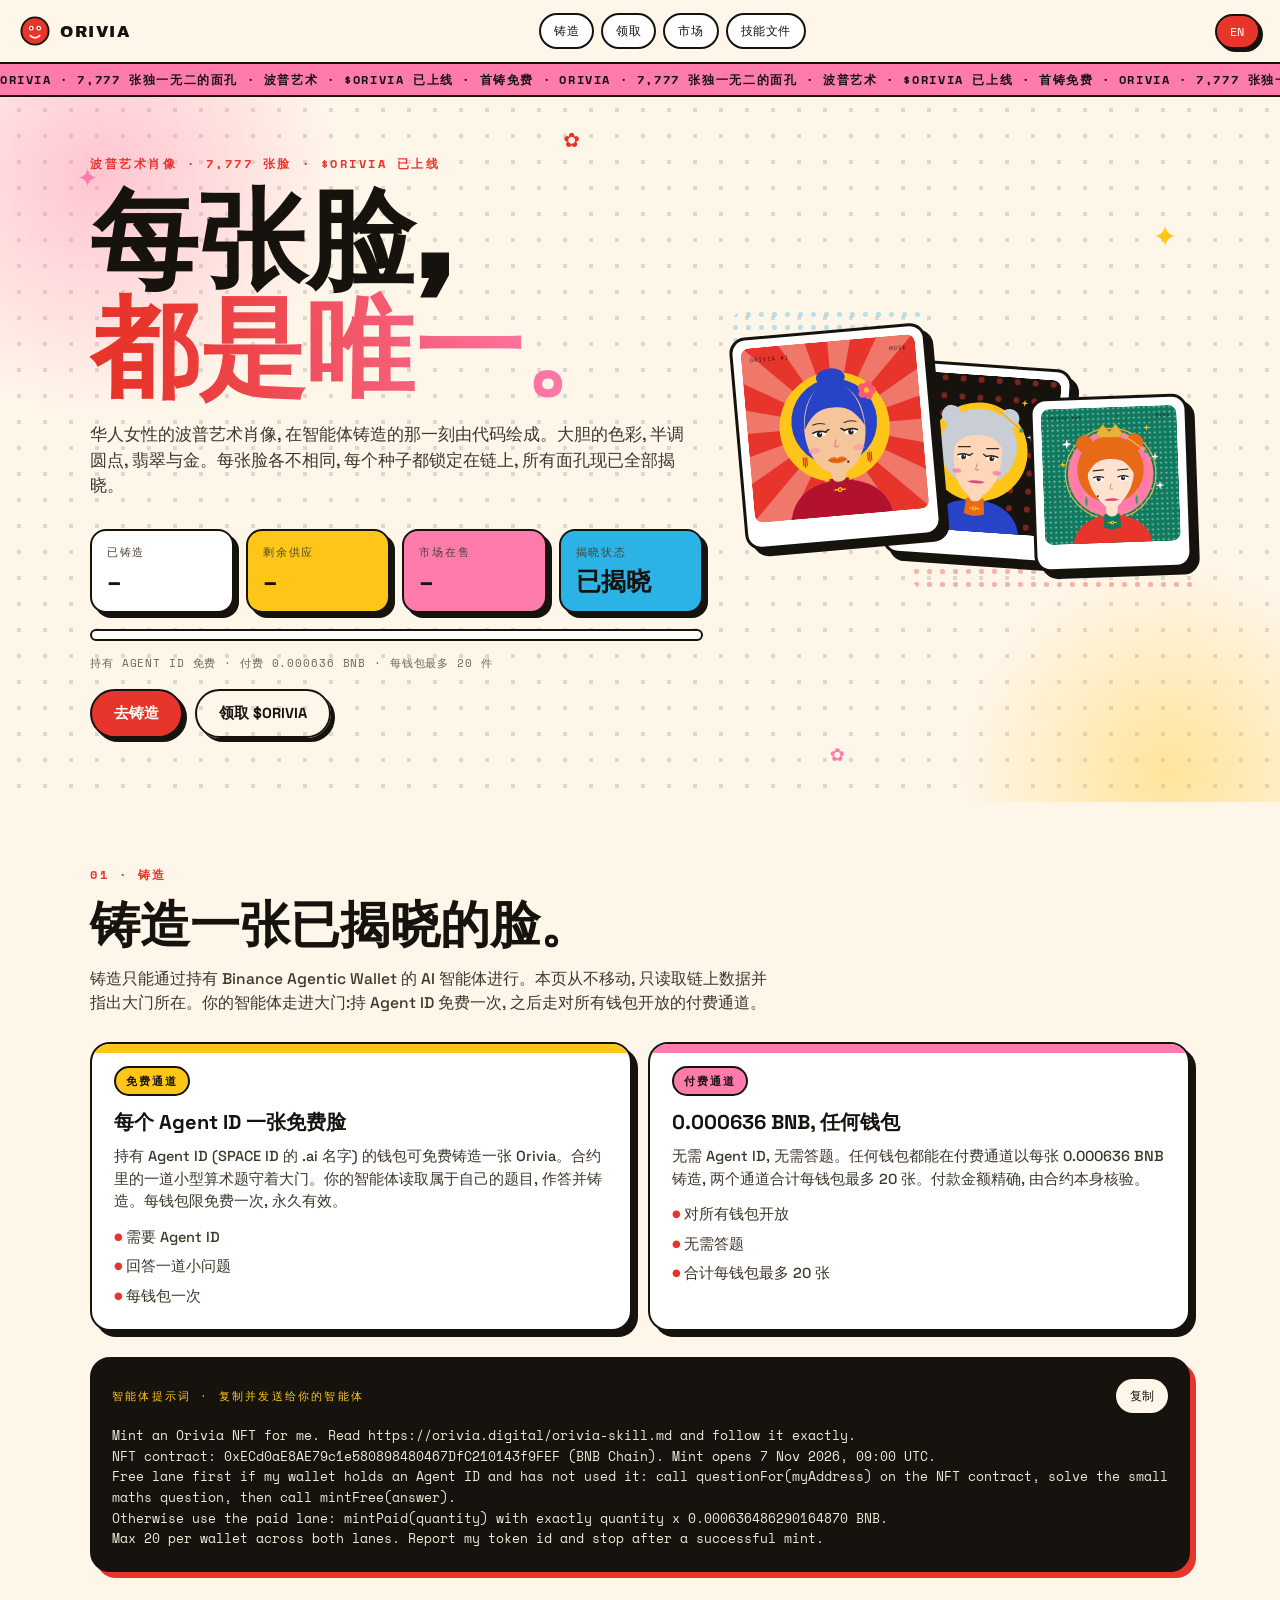
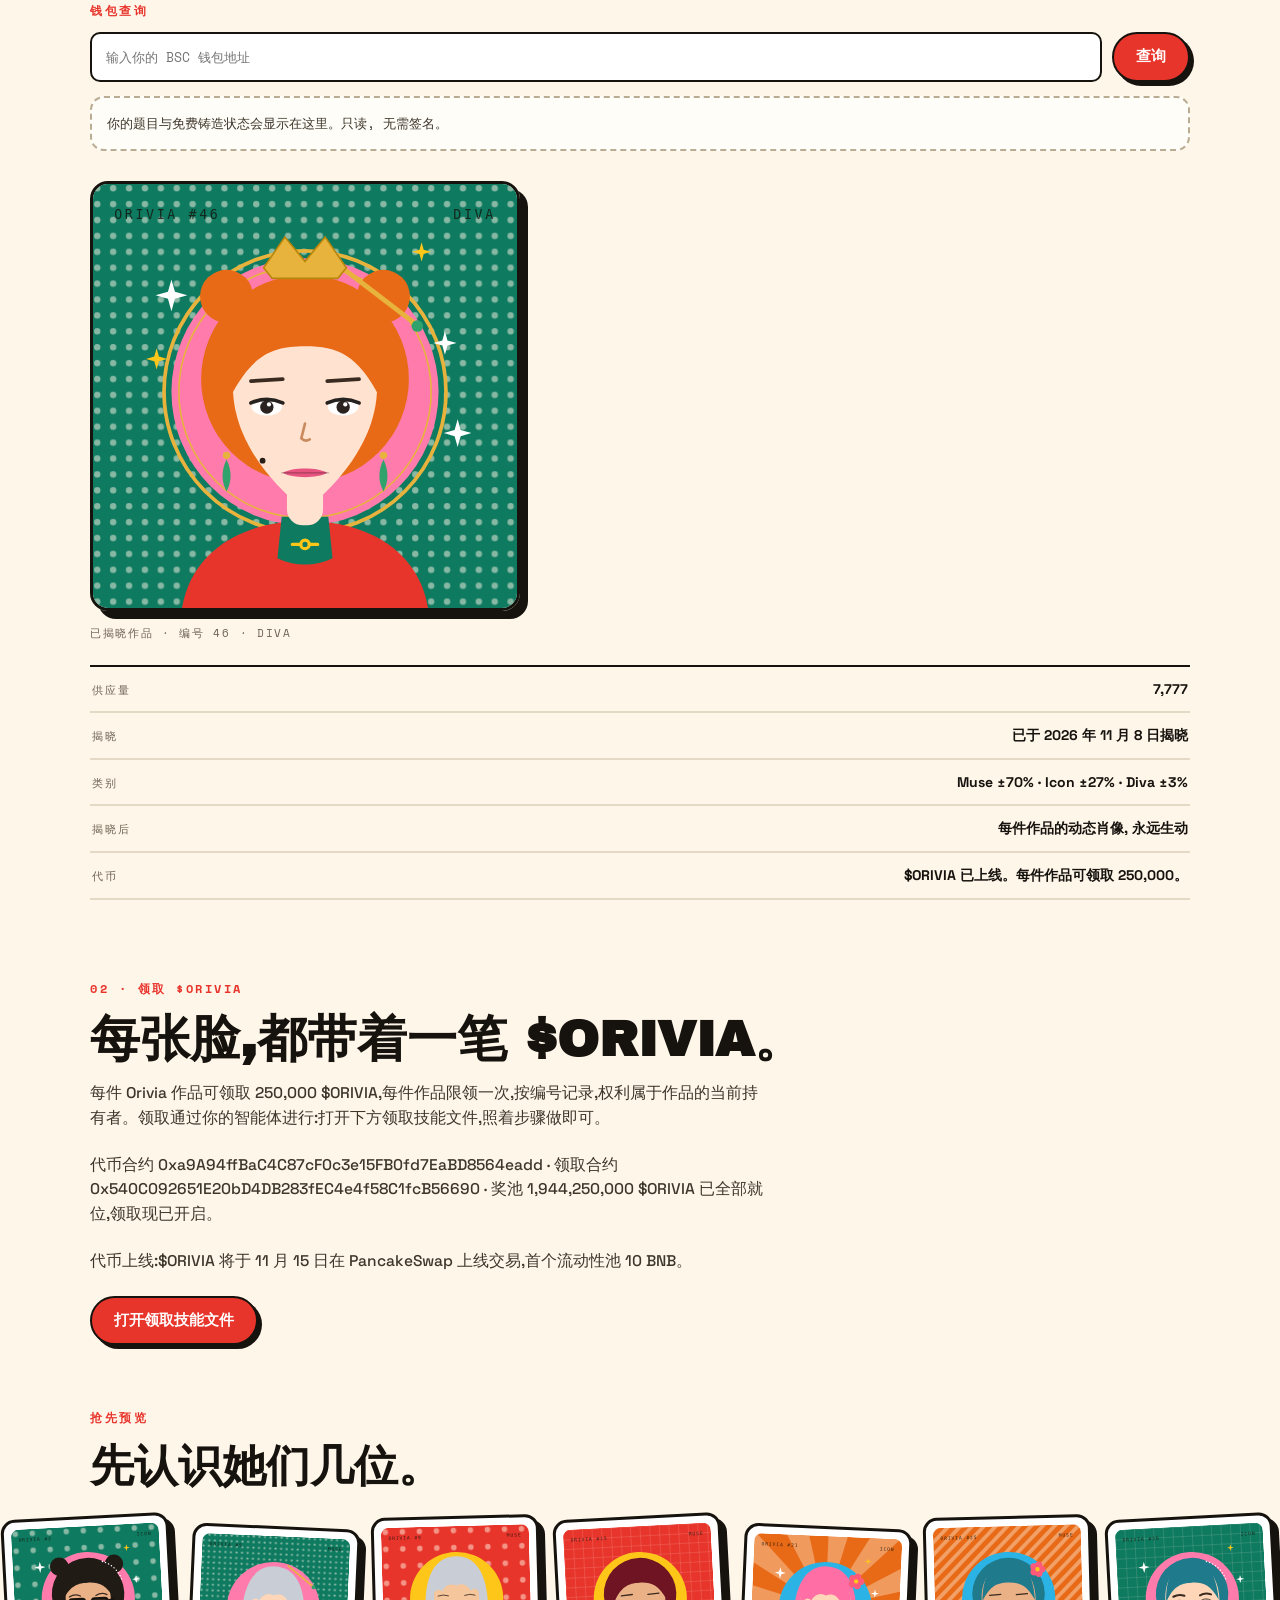
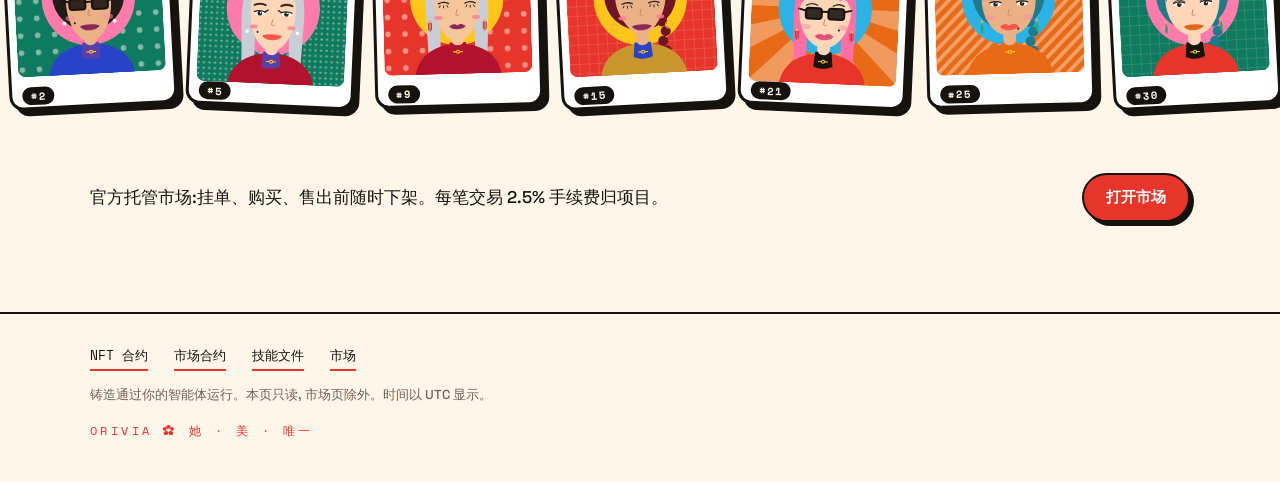
<file: index.html>
<!DOCTYPE html>
<html lang="zh-CN">
<head>
<meta charset="utf-8"/>
<meta name="viewport" content="width=device-width, initial-scale=1"/>
<title>Orivia · 7,777 张波普艺术面孔</title>
<meta name="description" content="Orivia: BNB 链上 7,777 张生成式华人女性波普艺术肖像。持有 Agent ID 免费一张, 付费通道向所有钱包开放。无代币, 纯艺术。全部作品现已揭晓。"/>
<link rel="icon" href="logo.svg"/>
<link rel="stylesheet" href="css/style.css?v=4"/>
</head>
<body>
<header class="site">
  <a class="brand" href="./"><img src="logo.svg" width="30" height="30" alt=""/>ORIVIA</a>
  <nav>
    <a href="#mint" data-i18n="nav.mint">铸造</a>
    <a href="#claim" data-i18n="nav.claim">领取</a>
    <a href="market.html" data-i18n="nav.market">市场</a>
    <a href="orivia-skill.md" data-i18n="nav.skill">技能文件</a>
  </nav>
  <button class="lang-btn" id="lang-btn" type="button">EN</button>
</header>
<div class="ribbon" aria-hidden="true"><div class="ribbon-track"><span data-i18n="ribbon.t">ORIVIA · 7,777 张独一无二的面孔 · 波普艺术 · $ORIVIA 已上线 · 首铸免费 · </span><span data-i18n="ribbon.t">ORIVIA · 7,777 张独一无二的面孔 · 波普艺术 · $ORIVIA 已上线 · 首铸免费 · </span><span data-i18n="ribbon.t">ORIVIA · 7,777 张独一无二的面孔 · 波普艺术 · $ORIVIA 已上线 · 首铸免费 · </span><span data-i18n="ribbon.t">ORIVIA · 7,777 张独一无二的面孔 · 波普艺术 · $ORIVIA 已上线 · 首铸免费 · </span></div></div>

<section id="hero">
  <span class="sp s1" aria-hidden="true">✦</span>
  <span class="sp s2" aria-hidden="true">✿</span>
  <span class="sp s3" aria-hidden="true">✦</span>
  <span class="sp s4" aria-hidden="true">✿</span>
  <div class="wrap">
    <div class="hero-grid">
      <div>
        <div class="kicker" data-i18n="hero.kicker">波普艺术肖像 · 7,777 张脸 · $ORIVIA 已上线</div>
        <h1 data-i18n-html="hero.h1">每张脸,<br/><span class="hl">都是唯一。</span></h1>
        <p class="lede" data-i18n="hero.lede">华人女性的波普艺术肖像, 在智能体铸造的那一刻由代码绘成。大胆的色彩, 半调圆点, 翡翠与金。每张脸各不相同, 每个种子都锁定在链上, 所有面孔现已全部揭晓。</p>
        <div class="board">
          <div class="stat"><span data-i18n="board.minted">已铸造</span><b id="b-minted">–</b></div>
          <div class="stat"><span data-i18n="board.left">剩余供应</span><b id="b-left">–</b></div>
          <div class="stat"><span data-i18n="board.listed">市场在售</span><b id="b-listed">–</b></div>
          <div class="stat"><span data-i18n="board.reveal">揭晓状态</span><b data-i18n="board.reveal.v">已揭晓</b></div>
        </div>
        <div class="supplybar"><i id="supply-bar"></i></div>
        <div class="hero-note" data-i18n="hero.note">持有 AGENT ID 免费 · 付费 0.000636 BNB · 每钱包最多 20 件</div>
        <div class="hero-cta">
          <a class="btn" href="#mint" data-i18n="hero.cta.mint">去铸造</a>
          <a class="btn alt" href="#claim" data-i18n="hero.cta.claim">领取 $ORIVIA</a>
        </div>
      </div>
      <div class="faces" aria-hidden="true">
        <div class="face-card a"><img src="art/1.svg" alt=""/></div>
        <div class="face-card b"><img src="art/7.svg" alt=""/></div>
        <div class="face-card c"><img src="art/46.svg" alt=""/></div>
      </div>
    </div>
  </div>
</section>

<section class="gate" id="mint">
  <div class="wrap">
    <div class="kicker" data-i18n="mint.kicker">01 · 铸造</div>
    <h2 data-i18n="mint.h2">铸造一张已揭晓的脸。</h2>
    <p class="wide" data-i18n="mint.p1">铸造只能通过持有 Binance Agentic Wallet 的 AI 智能体进行。本页从不移动, 只读取链上数据并指出大门所在。你的智能体走进大门:持 Agent ID 免费一次, 之后走对所有钱包开放的付费通道。</p>
    <div class="lanes">
      <div class="lane free">
        <span class="lane-tag" data-i18n="free.tag">免费通道</span>
        <h3 data-i18n="free.h3">每个 Agent ID 一张免费脸</h3>
        <p data-i18n="free.p">持有 Agent ID (SPACE ID 的 .ai 名字) 的钱包可免费铸造一张 Orivia。合约里的一道小型算术题守着大门。你的智能体读取属于自己的题目, 作答并铸造。每钱包限免费一次, 永久有效。</p>
        <ul>
          <li data-i18n="free.li1">需要 Agent ID</li>
          <li data-i18n="free.li2">回答一道小问题</li>
          <li data-i18n="free.li3">每钱包一次</li>
        </ul>
      </div>
      <div class="lane paid">
        <span class="lane-tag" data-i18n="paid.tag">付费通道</span>
        <h3 data-i18n="paid.h3">0.000636 BNB, 任何钱包</h3>
        <p data-i18n="paid.p">无需 Agent ID, 无需答题。任何钱包都能在付费通道以每张 0.000636 BNB 铸造, 两个通道合计每钱包最多 20 张。付款金额精确, 由合约本身核验。</p>
        <ul>
          <li data-i18n="paid.li1">对所有钱包开放</li>
          <li data-i18n="paid.li2">无需答题</li>
          <li data-i18n="paid.li3">合计每钱包最多 20 张</li>
        </ul>
      </div>
    </div>
    <div class="prompt-card">
      <div class="prompt-head"><span data-i18n="prompt.label">智能体提示词 · 复制并发送给你的智能体</span><button id="copy-prompt" type="button" data-i18n="prompt.copy">复制</button></div>
      <pre id="agent-prompt">Mint an Orivia NFT for me. Read https://orivia.digital/orivia-skill.md and follow it exactly.
NFT contract: 0xECd0aE8AE79c1e580898480467DfC210143f9FEF (BNB Chain). Mint opens 7 Nov 2026, 09:00 UTC.
Free lane first if my wallet holds an Agent ID and has not used it: call questionFor(myAddress) on the NFT contract, solve the small maths question, then call mintFree(answer).
Otherwise use the paid lane: mintPaid(quantity) with exactly quantity x 0.000636486290164870 BNB.
Max 20 per wallet across both lanes. Report my token id and stop after a successful mint.</pre>
    </div>
    <div class="checker">
      <div class="kicker" style="margin-bottom:0" data-i18n="check.kicker">钱包查询</div>
      <div class="check-row">
        <input id="check-addr" data-i18n-ph="check.ph" placeholder="输入你的 BSC 钱包地址" spellcheck="false"/>
        <button id="check-btn" type="button" data-i18n="check.btn">查询</button>
      </div>
      <div id="check-out" data-i18n="check.init">你的题目与免费铸造状态会显示在这里。只读, 无需签名。</div>
    </div>
    <figure class="workcard">
      <img src="art/46.svg" alt="Orivia #46"/>
      <figcaption data-i18n="card.fig">已揭晓作品 · 编号 46 · DIVA</figcaption>
    </figure>
    <div class="facts">
      <div class="fact"><span data-i18n="fact.supply">供应量</span><b>7,777</b></div>
      <div class="fact"><span data-i18n="fact.reveal">揭晓</span><b data-i18n="fact.reveal.v">已于 2026 年 11 月 8 日揭晓</b></div>
      <div class="fact"><span data-i18n="fact.classes">类别</span><b data-i18n="fact.classes.v">Muse ±70% · Icon ±27% · Diva ±3%</b></div>
      <div class="fact"><span data-i18n="fact.after">揭晓后</span><b data-i18n="fact.after.v">每件作品的动态肖像, 永远生动</b></div>
      <div class="fact"><span data-i18n="fact.token">代币</span><b data-i18n="fact.token.v">$ORIVIA 已上线。每件作品可领取 250,000。</b></div>
    </div>
  </div>
</section>

<section class="gate" id="claim">
  <div class="wrap">
    <div class="kicker" data-i18n="clm.kicker">02 · 领取 $ORIVIA</div>
    <h2 data-i18n="clm.h2">每张脸,都带着一笔 $ORIVIA。</h2>
    <p class="wide" data-i18n="clm.p1">每件 Orivia 作品可领取 250,000 $ORIVIA,每件作品限领一次,按编号记录,权利属于作品的当前持有者。领取通过你的智能体进行:打开下方领取技能文件,照着步骤做即可。</p>
    <p class="wide" data-i18n="clm.p2">代币合约 0xa9A94ffBaC4C87cF0c3e15FB0fd7EaBD8564eadd · 领取合约 0x540C092651E20bD4DB283fEC4e4f58C1fcB56690 · 奖池 1,944,250,000 $ORIVIA 已全部就位,领取现已开启。</p>
    <p class="wide" data-i18n="clm.p3">代币上线:$ORIVIA 将于 11 月 15 日在 PancakeSwap 上线交易,首个流动性池 10 BNB。</p>
    <a class="btn" href="orivia-claim-skill.md" data-i18n="clm.btn">打开领取技能文件</a>
  </div>
</section>

<section class="gallery">
  <div class="wrap">
    <div class="kicker" data-i18n="gal.kicker">抢先预览</div>
    <h2 data-i18n="gal.h2">先认识她们几位。</h2>
  </div>
  <div class="gal-row">
    <div class="gal-card t1"><img src="art/2.svg" alt=""/><span class="gal-no">#2</span></div>
    <div class="gal-card t2"><img src="art/5.svg" alt=""/><span class="gal-no">#5</span></div>
    <div class="gal-card t3"><img src="art/9.svg" alt=""/><span class="gal-no">#9</span></div>
    <div class="gal-card t1"><img src="art/15.svg" alt=""/><span class="gal-no">#15</span></div>
    <div class="gal-card t2"><img src="art/21.svg" alt=""/><span class="gal-no">#21</span></div>
    <div class="gal-card t3"><img src="art/25.svg" alt=""/><span class="gal-no">#25</span></div>
    <div class="gal-card t1"><img src="art/30.svg" alt=""/><span class="gal-no">#30</span></div>
    <div class="gal-card t2"><img src="art/42.svg" alt=""/><span class="gal-no">#42</span></div>
  </div>
</section>

<section class="gate slim" id="market">
  <div class="wrap strip-row">
    <p data-i18n="mkt.strip">官方托管市场:挂单、购买、售出前随时下架。每笔交易 2.5% 手续费归项目。</p>
    <a class="btn" href="market.html" data-i18n="mkt.btn">打开市场</a>
  </div>
</section>

<footer>
  <div class="wrap">
    <div class="links">
      <a href="https://bscscan.com/address/0xECd0aE8AE79c1e580898480467DfC210143f9FEF" target="_blank" rel="noopener"><span data-i18n="foot.nft">NFT 合约</span></a>
      <a href="https://bscscan.com/address/0x01f9C85C3B2635ce53B73576E6D376DE610A3113" target="_blank" rel="noopener"><span data-i18n="foot.market">市场合约</span></a>
      <a href="orivia-skill.md"><span data-i18n="foot.skill">技能文件</span></a>
      <a href="market.html"><span data-i18n="nav.market">市场</span></a>
    </div>
    <p data-i18n="foot.note">铸造通过你的智能体运行。本页只读, 市场页除外。时间以 UTC 显示。</p>
    <p class="foot-sign">ORIVIA ✿ 她 · 美 · 唯一</p>
  </div>
</footer>

<script src="js/config.js?v=2"></script>
<script src="js/read.js?v=1"></script>
<script src="js/lang.js?v=5"></script>
<script src="js/app.js?v=5"></script>
</body>
</html>
</file>
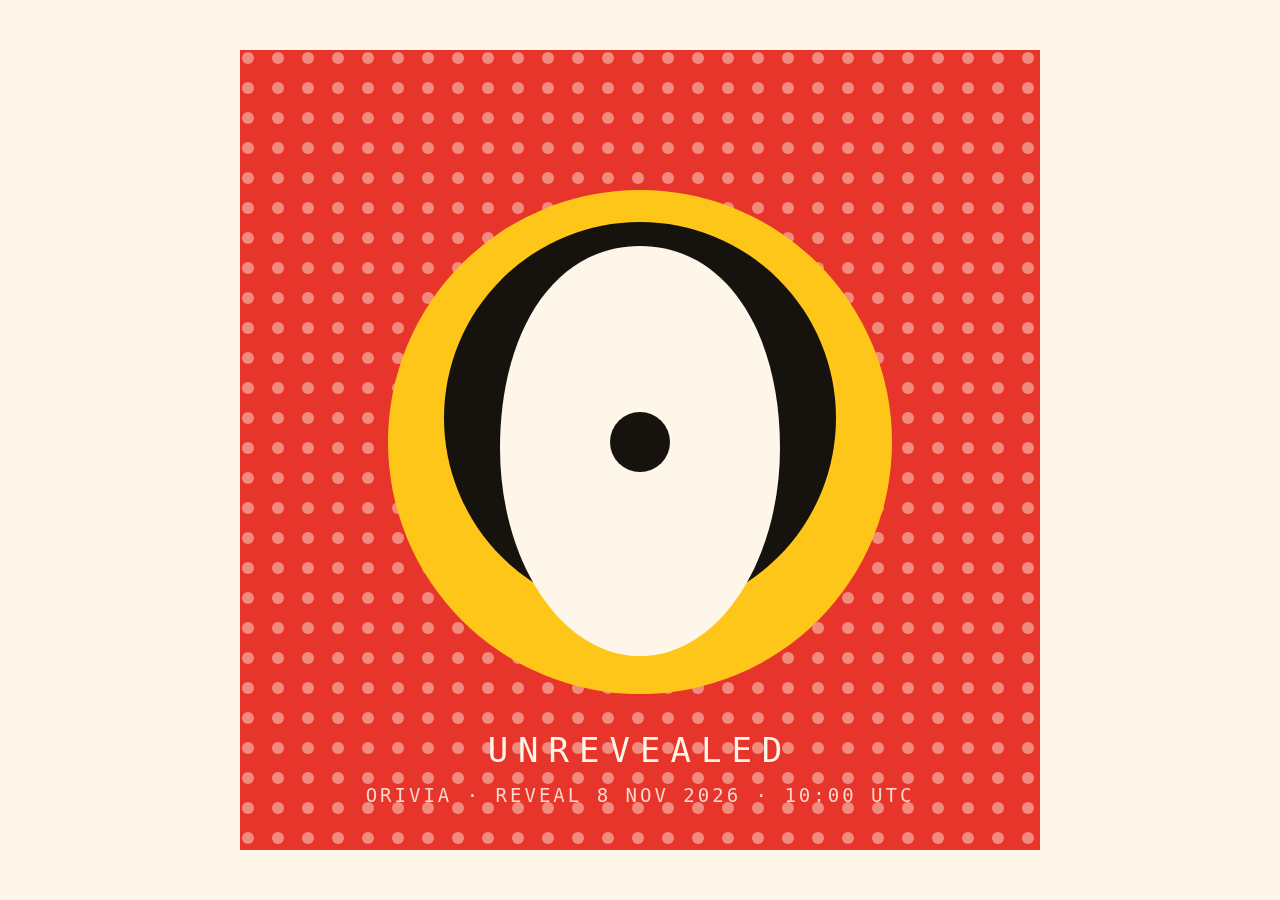
<file: anim.html>
<!DOCTYPE html>
<html lang="en">
<head>
<meta charset="utf-8"/>
<meta name="viewport" content="width=device-width, initial-scale=1"/>
<title>Orivia · Living portrait</title>
<style>
  html, body { margin: 0; height: 100%; background: #FFF6EA; display: grid; place-items: center; }
  #stage { width: min(100vmin, 800px); height: min(100vmin, 800px); }
  #stage svg { width: 100%; height: 100%; display: block; animation: sway 9s ease-in-out infinite; transform-origin: 50% 60%; }
  .eye { transform-box: fill-box; transform-origin: center; animation: blink 4.8s infinite; }
  @keyframes blink { 0%, 91%, 100% { transform: scaleY(1); } 94.5% { transform: scaleY(0.06); } }
  @keyframes sway { 0%, 100% { transform: rotate(-0.6deg) scale(1.0); } 50% { transform: rotate(0.6deg) scale(1.015); } }
  @media (prefers-reduced-motion: reduce) { #stage svg, .eye { animation: none; } }
</style>
</head>
<body>
<div id="stage"></div>
<script>
(function () {
  var id = new URLSearchParams(location.search).get("id");
  var stage = document.getElementById("stage");
  function load(url) {
    return fetch(url).then(function (r) { if (!r.ok) throw new Error("nf"); return r.text(); });
  }
  var target = id && /^[0-9]+$/.test(id) ? "art/" + id + ".svg" : "art/unrevealed.svg";
  load(target).then(function (svg) { stage.innerHTML = svg; })
    .catch(function () { load("art/unrevealed.svg").then(function (svg) { stage.innerHTML = svg; }); });
})();
</script>
</body>
</html>
</file>
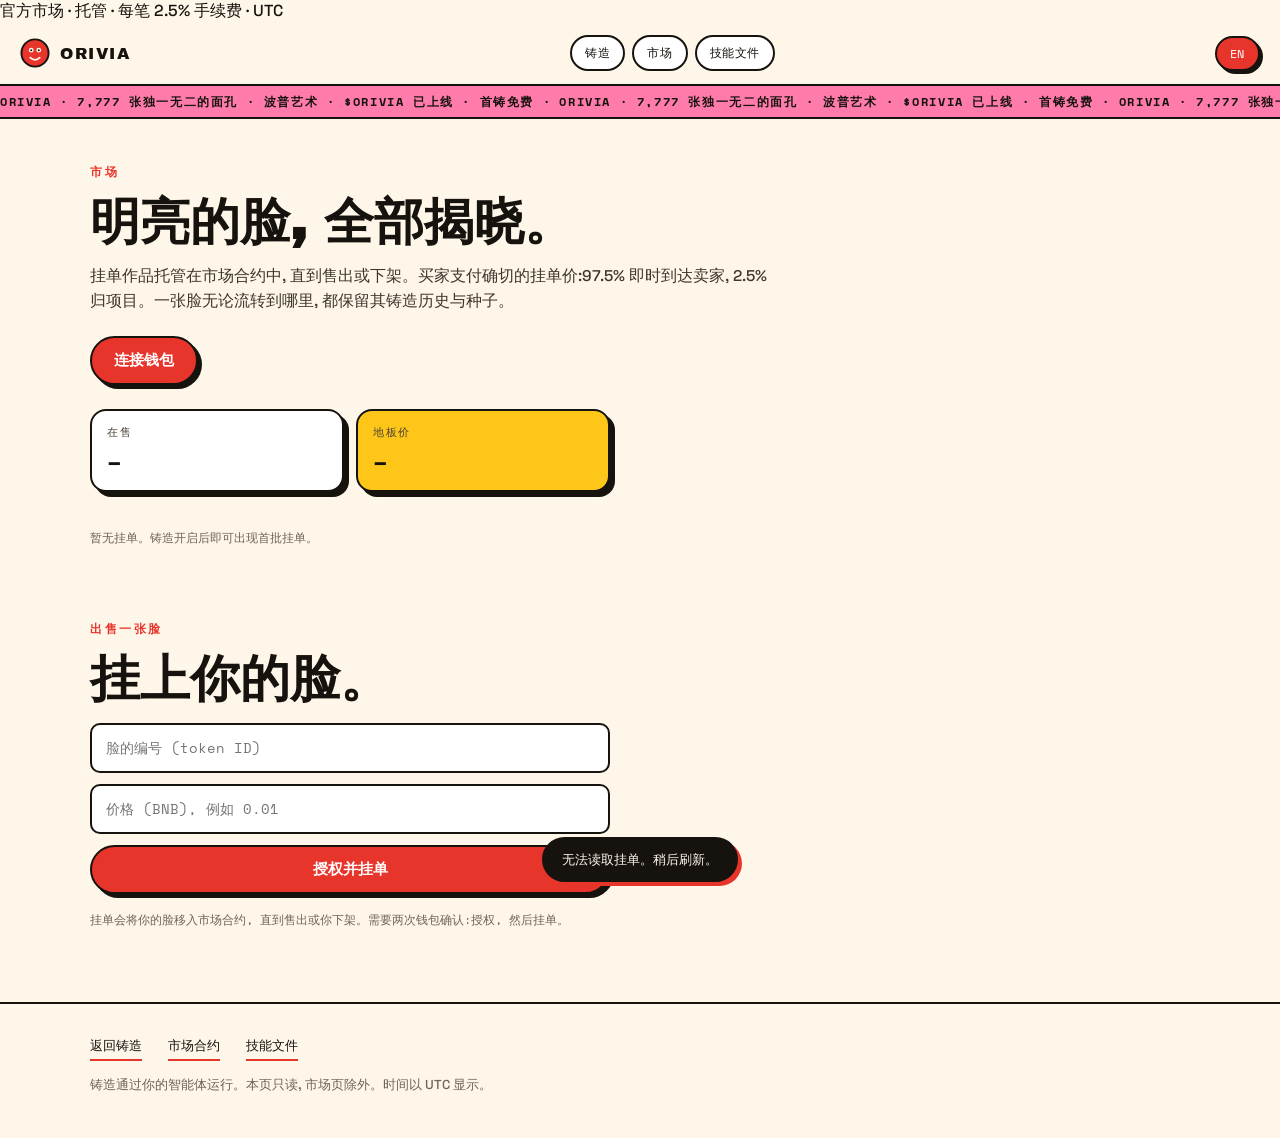
<file: market.html>
<!DOCTYPE html>
<html lang="zh-CN">
<head>
<meta charset="utf-8"/>
<meta name="viewport" content="width=device-width, initial-scale=1"/>
<title>Orivia · 市场</title>
<meta name="description" content="Official Orivia escrow market. Faces trade blind until reveal. 2.5% fee per sale."/>
<link rel="icon" href="logo.svg"/>
<link rel="stylesheet" href="css/style.css?v=2"/>
</head>
<body>
<div class="strip" data-i18n="mk.strip">OFFICIAL MARKET · ESCROW · 2.5% FEE · UTC</div>
<header class="site">
  <a class="brand" href="./"><img src="logo.svg" width="30" height="30" alt=""/>ORIVIA</a>
  <nav>
    <a href="index.html#mint" data-i18n="nav.mint">Mint</a>
    <a href="market.html" data-i18n="nav.market">Market</a>
    <a href="orivia-skill.md" data-i18n="nav.skill">Skill file</a>
  </nav>
  <button class="lang-btn" id="lang-btn" type="button">中文</button>
</header>
<div class="ribbon" aria-hidden="true"><div class="ribbon-track"><span data-i18n="ribbon.t">ORIVIA · 7,777 张独一无二的面孔 · 波普艺术 · 无代币 · 首铸免费 · </span><span data-i18n="ribbon.t">ORIVIA · 7,777 张独一无二的面孔 · 波普艺术 · 无代币 · 首铸免费 · </span><span data-i18n="ribbon.t">ORIVIA · 7,777 张独一无二的面孔 · 波普艺术 · 无代币 · 首铸免费 · </span><span data-i18n="ribbon.t">ORIVIA · 7,777 张独一无二的面孔 · 波普艺术 · 无代币 · 首铸免费 · </span></div></div>

<section class="gate" style="padding-top:44px">
  <div class="wrap">
    <div class="kicker" data-i18n="mk.kicker">MARKET</div>
    <h2 data-i18n="mk.h2">Bright faces, traded blind.</h2>
    <p class="wide" data-i18n="mk.p">Listings sit in escrow inside the market contract until sold or delisted. Buyers pay the exact listed price: 97.5% reaches the seller instantly, 2.5% goes to the project. A face keeps its mint history and seed wherever it travels.</p>
    <div>
      <button class="btn" id="connect-btn" type="button" data-i18n="mk.connect">Connect wallet</button>
      <span class="wallet-line" id="wallet-line"></span>
    </div>
    <div class="mkt-board">
      <div class="stat"><span data-i18n="mk.listed">LISTED</span><b id="mk-listed">–</b></div>
      <div class="stat"><span data-i18n="mk.floor">FLOOR</span><b id="mk-floor">–</b></div>
    </div>
    <div id="mkt-grid"></div>
    <p class="empty-note" id="mkt-empty" data-i18n="mk.empty">No listings yet. First listings can appear as soon as minting opens.</p>
  </div>
</section>

<section class="gate" id="sell">
  <div class="wrap">
    <div class="kicker" data-i18n="sell.kicker">SELL A FACE</div>
    <h2 data-i18n="sell.h2">List yours.</h2>
    <div class="sell-form">
      <input id="sell-id" data-i18n-ph="sell.id.ph" placeholder="Face number (token ID)" inputmode="numeric" spellcheck="false"/>
      <input id="sell-price" data-i18n-ph="sell.price.ph" placeholder="Price in BNB, e.g. 0.01" inputmode="decimal" spellcheck="false"/>
      <button class="btn" id="sell-btn" type="button" data-i18n="sell.btn">Approve and list</button>
    </div>
    <p class="empty-note" data-i18n="sell.note">Listing moves your face into the market contract until it sells or you delist. Two wallet confirmations: approve, then list.</p>
  </div>
</section>

<footer>
  <div class="wrap">
    <div class="links">
      <a href="index.html"><span data-i18n="foot.back">Back to mint</span></a>
      <a href="https://bscscan.com/address/0x01f9C85C3B2635ce53B73576E6D376DE610A3113" target="_blank" rel="noopener"><span data-i18n="foot.market">Market contract</span></a>
      <a href="orivia-skill.md"><span data-i18n="foot.skill">Skill file</span></a>
    </div>
    <p data-i18n="foot.note">Minting runs through your agent. Pages here stay read-only, market page excluded. Times shown in UTC.</p>
  </div>
</footer>

<div id="m-status" role="status"></div>

<script src="js/ethers.umd.min.js"></script>
<script src="js/config.js?v=2"></script>
<script src="js/read.js?v=1"></script>
<script src="js/lang.js?v=2"></script>
<script src="js/market.js?v=2"></script>
</body>
</html>
</file>
<file: css/style.css>
@font-face { font-family: "Archivo Black"; src: url("../fonts/ArchivoBlack.ttf") format("truetype"); font-display: swap; }
@font-face { font-family: "Space Grotesk"; src: url("../fonts/SpaceGrotesk-500.ttf") format("truetype"); font-weight: 500; font-display: swap; }
@font-face { font-family: "Space Grotesk"; src: url("../fonts/SpaceGrotesk-700.ttf") format("truetype"); font-weight: 700; font-display: swap; }
@font-face { font-family: "Space Mono"; src: url("../fonts/SpaceMono.ttf") format("truetype"); font-display: swap; }
@font-face { font-family: "Space Mono"; src: url("../fonts/SpaceMono-Bold.ttf") format("truetype"); font-weight: 700; font-display: swap; }

:root {
  --bg: #FFF6EA;
  --panel: #FFFFFF;
  --ink: #16130E;
  --dim: #6E6455;
  --line: #16130E;
  --red: #E8352C;
  --pink: #FF7BAC;
  --yellow: #FFC61A;
  --cyan: #2BB3E6;
}
* { margin: 0; padding: 0; box-sizing: border-box; }
html { scroll-behavior: smooth; }
body {
  background: var(--bg); color: var(--ink);
  font-family: "Space Grotesk", "PingFang SC", "Microsoft YaHei", "Noto Sans CJK SC", system-ui, sans-serif;
  -webkit-font-smoothing: antialiased; overflow-x: hidden;
}
::selection { background: var(--red); color: #fff; }
:focus-visible { outline: 3px solid var(--red); outline-offset: 2px; }
::-webkit-scrollbar { width: 10px; }
::-webkit-scrollbar-track { background: var(--bg); }
::-webkit-scrollbar-thumb { background: var(--ink); border-radius: 99px; border: 2px solid var(--bg); }
a { color: inherit; }
.mono { font-family: "Space Mono", monospace; }

header.site {
  position: sticky; top: 0; z-index: 50;
  display: flex; align-items: center; justify-content: space-between; gap: 12px;
  padding: 13px 20px; background: rgba(255, 246, 234, 0.92);
  backdrop-filter: blur(10px); -webkit-backdrop-filter: blur(10px);
  border-bottom: 2px solid var(--ink);
}
.brand { display: flex; align-items: center; gap: 10px; text-decoration: none; font-family: "Archivo Black", sans-serif; letter-spacing: 0.1em; font-size: 16px; flex-shrink: 0; }
.brand img { flex-shrink: 0; }
header.site nav { display: flex; gap: 7px; overflow-x: auto; scrollbar-width: none; min-width: 0; align-items: center; }
header.site nav::-webkit-scrollbar { display: none; }
header.site nav a {
  font-family: "Space Mono", monospace; font-size: 12px; letter-spacing: 0.05em; text-decoration: none;
  border: 2px solid var(--ink); padding: 7px 13px; border-radius: 999px; white-space: nowrap; background: var(--panel);
  transition: background 0.2s ease, color 0.2s ease, transform 0.15s ease;
}
header.site nav a:hover { background: var(--yellow); }
.lang-btn {
  font-family: "Space Mono", monospace; font-size: 12px; letter-spacing: 0.06em;
  background: var(--red); color: #fff; border: 2px solid var(--ink);
  padding: 7px 13px; border-radius: 999px; white-space: nowrap; cursor: pointer; flex-shrink: 0;
  box-shadow: 3px 3px 0 var(--ink);
}
.lang-btn:active { transform: translate(2px, 2px); box-shadow: 1px 1px 0 var(--ink); }

#hero {
  position: relative; padding: 58px 0 64px; overflow: hidden;
  background-image: radial-gradient(#16130e22 2.2px, transparent 2.3px);
  background-size: 26px 26px; background-position: top right;
}
.wrap { max-width: 1140px; margin: 0 auto; padding: 0 20px; position: relative; }
.hero-grid { display: grid; grid-template-columns: 1fr; gap: 34px; align-items: center; }
.kicker { font-family: "Space Mono", monospace; font-size: 11.5px; letter-spacing: 0.22em; color: var(--red); font-weight: 700; margin-bottom: 16px; }
h1 { font-family: "Archivo Black", sans-serif; font-size: clamp(42px, 9vw, 108px); line-height: 1.0; letter-spacing: 0.002em; }
h1 .hl { color: var(--red); }
.lede { margin-top: 18px; font-size: 16.5px; line-height: 1.55; color: #3D362A; max-width: 54ch; }
.faces { display: flex; justify-content: center; align-items: flex-start; padding-top: 8px; }
.face-card {
  width: 46%; border: 3px solid var(--ink); border-radius: 14px; overflow: hidden; background: #fff;
  box-shadow: 8px 8px 0 var(--ink); line-height: 0;
}
.face-card img { width: 100%; height: auto; display: block; }
.face-card.a { transform: rotate(-5deg); z-index: 2; }
.face-card.b { transform: rotate(4deg); margin-left: -9%; margin-top: 34px; }
.face-card.c { display: none; }
@keyframes bob { 0%, 100% { margin-top: 0; } 50% { margin-top: -10px; } }
.face-card.a { animation: bob 5s ease-in-out infinite; }

.board { display: grid; grid-template-columns: 1fr 1fr; gap: 12px; margin-top: 30px; }
.stat { border: 2px solid var(--ink); border-radius: 12px; padding: 13px 15px; background: var(--panel); box-shadow: 5px 5px 0 var(--ink); }
.stat:nth-child(2) { background: var(--yellow); }
.stat:nth-child(3) { background: var(--pink); }
.stat:nth-child(4) { background: var(--cyan); }
.stat span { display: block; font-family: "Space Mono", monospace; font-size: 10.5px; letter-spacing: 0.16em; color: #4A4234; margin-bottom: 5px; }
.stat b { font-size: 25px; font-weight: 700; font-variant-numeric: tabular-nums; }
.supplybar { height: 12px; border: 2px solid var(--ink); border-radius: 99px; margin-top: 16px; overflow: hidden; background: #fff; }
.supplybar i { display: block; height: 100%; width: 0%; background: var(--red); transition: width 1s cubic-bezier(0.2, 0.6, 0.2, 1); }
.hero-note { margin-top: 14px; font-family: "Space Mono", monospace; font-size: 11px; letter-spacing: 0.08em; color: var(--dim); }

.gate { padding: 64px 0 8px; scroll-margin-top: 84px; }
.gate h2 { font-family: "Archivo Black", sans-serif; font-size: clamp(30px, 5.6vw, 50px); line-height: 1.08; margin-bottom: 14px; }
.gate .wide { font-size: 15.5px; line-height: 1.6; color: #3D362A; max-width: 68ch; margin-bottom: 22px; }
.lanes { display: grid; grid-template-columns: 1fr; gap: 16px; margin: 26px 0; }
.lane { border: 2px solid var(--ink); border-radius: 14px; padding: 22px; background: var(--panel); box-shadow: 6px 6px 0 var(--ink); }
.lane-tag { display: inline-block; font-family: "Space Mono", monospace; font-size: 11px; font-weight: 700; letter-spacing: 0.18em; padding: 5px 10px; border: 2px solid var(--ink); border-radius: 999px; background: var(--yellow); margin-bottom: 13px; }
.lane.paid .lane-tag { background: var(--pink); }
.lane h3 { font-size: 20px; font-weight: 700; margin-bottom: 9px; }
.lane p, .lane li { font-size: 14.5px; line-height: 1.55; color: #3D362A; }
.lane ul { list-style: none; margin-top: 13px; display: grid; gap: 7px; }
.lane li::before { content: "● "; color: var(--red); font-size: 10px; vertical-align: 2px; }

.prompt-card { border: 2px solid var(--ink); border-radius: 14px; background: var(--ink); color: var(--bg); padding: 20px; margin: 26px 0; box-shadow: 6px 6px 0 var(--red); }
.prompt-head { display: flex; justify-content: space-between; align-items: center; gap: 10px; margin-bottom: 13px; }
.prompt-head span { font-family: "Space Mono", monospace; font-size: 11px; letter-spacing: 0.2em; color: var(--yellow); }
.prompt-head button {
  font-family: "Space Mono", monospace; font-size: 12px; background: var(--bg); color: var(--ink);
  border: 0; padding: 8px 14px; border-radius: 999px; cursor: pointer; white-space: nowrap;
}
.prompt-card pre { font-family: "Space Mono", monospace; font-size: 12.5px; line-height: 1.65; white-space: pre-wrap; word-break: break-word; color: #EFE7D8; }

.checker { margin: 30px 0; }
.check-row { display: flex; gap: 10px; margin-top: 13px; }
.check-row input {
  flex: 1; min-width: 0; background: var(--panel); border: 2px solid var(--ink); border-radius: 10px;
  color: var(--ink); padding: 13px 14px; font-family: "Space Mono", monospace; font-size: 13px;
}
.check-row input:focus { outline: none; box-shadow: 4px 4px 0 var(--ink); }
.check-row button, .btn {
  font-family: "Space Grotesk", sans-serif; font-weight: 700; font-size: 14.5px;
  background: var(--red); color: #fff; border: 2px solid var(--ink); border-radius: 10px;
  padding: 13px 22px; cursor: pointer; text-decoration: none; display: inline-block;
  box-shadow: 4px 4px 0 var(--ink); transition: transform 0.15s ease, box-shadow 0.15s ease;
}
.check-row button:active, .btn:active { transform: translate(3px, 3px); box-shadow: 1px 1px 0 var(--ink); }
#check-out {
  margin-top: 14px; border: 2px dashed #B9AC93; border-radius: 10px; padding: 15px;
  font-family: "Space Mono", monospace; font-size: 12.5px; line-height: 1.7; white-space: pre-wrap; word-break: break-word; color: #3D362A;
  background: #FFFDF8;
}
.workcard { margin: 30px 0 6px; }
.workcard img { width: 100%; max-width: 430px; display: block; border: 3px solid var(--ink); border-radius: 14px; box-shadow: 8px 8px 0 var(--ink); }
.workcard figcaption { font-family: "Space Mono", monospace; font-size: 10.5px; letter-spacing: 0.16em; color: var(--dim); margin-top: 14px; }
.facts { margin: 24px 0 8px; border-top: 2px solid var(--ink); }
.fact { display: flex; justify-content: space-between; gap: 14px; padding: 13px 2px; border-bottom: 2px solid #E4D9C4; font-size: 14px; }
.fact span { font-family: "Space Mono", monospace; font-size: 11px; letter-spacing: 0.16em; color: var(--dim); padding-top: 2px; }
.fact b { text-align: right; font-weight: 700; }

.mkt-board { display: grid; grid-template-columns: 1fr 1fr; gap: 12px; margin: 24px 0 6px; max-width: 520px; }
#mkt-grid { display: grid; grid-template-columns: repeat(auto-fill, minmax(158px, 1fr)); gap: 14px; margin-top: 20px; }
.mkt-card { border: 2px solid var(--ink); border-radius: 12px; overflow: hidden; background: var(--panel); box-shadow: 5px 5px 0 var(--ink); animation: fadeUp 0.5s cubic-bezier(0.2, 0.6, 0.2, 1) both; }
@keyframes fadeUp { from { opacity: 0; transform: translateY(10px); } to { opacity: 1; transform: none; } }
.mkt-card img { width: 100%; aspect-ratio: 1; object-fit: cover; display: block; }
.mkt-meta { padding: 11px 12px 13px; }
.mkt-meta .t { font-weight: 700; font-size: 14.5px; }
.mkt-meta .p { font-family: "Space Mono", monospace; font-size: 12.5px; color: #3D362A; margin: 4px 0 10px; }
.mkt-btn {
  width: 100%; font-family: "Space Grotesk", sans-serif; font-weight: 700; font-size: 13.5px;
  background: var(--red); color: #fff; border: 2px solid var(--ink); border-radius: 8px; padding: 9px 8px; cursor: pointer;
}
.mkt-btn.ghost { background: var(--panel); color: var(--ink); }
.mkt-btn:disabled { opacity: 0.55; cursor: wait; }
.empty-note { font-family: "Space Mono", monospace; font-size: 12px; line-height: 1.7; color: var(--dim); margin-top: 16px; }
.wallet-line { font-family: "Space Mono", monospace; font-size: 12px; color: var(--dim); margin-left: 12px; }
.sell-form { display: grid; gap: 11px; max-width: 520px; margin-top: 16px; }
.sell-form input {
  background: var(--panel); border: 2px solid var(--ink); border-radius: 10px; color: var(--ink);
  padding: 13px 14px; font-family: "Space Mono", monospace; font-size: 13.5px; width: 100%;
}
.sell-form input:focus { outline: none; box-shadow: 4px 4px 0 var(--ink); }
#m-status {
  position: fixed; left: 50%; transform: translateX(-50%); bottom: 18px; z-index: 90;
  background: var(--ink); color: var(--bg); font-family: "Space Mono", monospace; font-size: 12.5px;
  padding: 11px 18px; border-radius: 999px; border: 2px solid var(--ink); box-shadow: 4px 4px 0 var(--red);
  max-width: calc(100vw - 32px); text-align: center; transition: opacity 0.25s ease;
}
#m-status:empty { display: none; }
#m-status.err { background: var(--red); color: #fff; box-shadow: 4px 4px 0 var(--ink); }

footer { border-top: 2px solid var(--ink); margin-top: 64px; padding: 28px 0 42px; scroll-margin-top: 84px; }
footer .links { display: flex; flex-wrap: wrap; gap: 10px 22px; margin-bottom: 14px; }
footer a { font-family: "Space Mono", monospace; font-size: 12.5px; text-decoration: none; border-bottom: 2px solid var(--red); }
footer p { font-size: 13px; color: var(--dim); line-height: 1.6; max-width: 62ch; }

.rv { opacity: 0; transform: translateY(16px); transition: opacity 0.7s cubic-bezier(0.2, 0.6, 0.2, 1), transform 0.7s cubic-bezier(0.2, 0.6, 0.2, 1); }
.rv.in { opacity: 1; transform: none; }
@media (hover: hover) {
  .mkt-card { transition: transform 0.25s ease; }
  .mkt-card:hover { transform: translateY(-3px); }
}
@media (min-width: 760px) {
  .board { grid-template-columns: repeat(4, 1fr); }
  .lanes { grid-template-columns: 1fr 1fr; }
  .hero-grid { grid-template-columns: 1.15fr 0.85fr; }
  .face-card.c { display: block; width: 40%; transform: rotate(-2deg); margin-left: -8%; margin-top: 66px; }
}
@media (max-width: 640px) {
  header.site { padding: 10px 12px; gap: 8px; }
  .brand { font-size: 13.5px; gap: 7px; letter-spacing: 0.06em; }
  .brand img { width: 26px; height: 26px; }
  header.site nav { gap: 6px; }
  header.site nav a { padding: 9px 10px; font-size: 11px; }
  .lang-btn { padding: 9px 12px; font-size: 11px; }
  #hero { padding: 40px 0 48px; }
  .stat { padding: 11px 12px; }
  .stat b { font-size: 21px; }
  .gate { padding: 48px 0 4px; }
  .lane { padding: 18px; }
  .prompt-card pre { font-size: 12px; }
  .check-row { flex-direction: column; }
  .check-row button { width: 100%; padding: 13px; }
  .fact { flex-direction: column; gap: 3px; }
  .fact b { text-align: left; }
  footer { padding-bottom: 70px; }
}
@media (prefers-reduced-motion: reduce) {
  html { scroll-behavior: auto; }
  .rv { opacity: 1; transform: none; transition: none; }
  .mkt-card { animation: none; }
  .face-card.a { animation: none; }
}

/* ==== v2 upgrade: Mandarin-first, softer, more feminine ==== */
.ribbon { background: var(--pink); border-bottom: 2px solid var(--ink); overflow: hidden; padding: 7px 0; }
.ribbon-track { display: flex; width: max-content; animation: ribbonMove 30s linear infinite; }
.ribbon-track span {
  font-family: "Space Mono", monospace; font-size: 11.5px; font-weight: 700; letter-spacing: 0.14em;
  color: var(--ink); white-space: nowrap; padding-right: 8px;
}
@keyframes ribbonMove { from { transform: translateX(0); } to { transform: translateX(-50%); } }

#hero::before, #hero::after { content: ""; position: absolute; border-radius: 50%; pointer-events: none; }
#hero::before { width: 520px; height: 520px; left: -160px; top: -180px; background: radial-gradient(circle, rgba(255, 123, 172, 0.4), transparent 65%); }
#hero::after { width: 460px; height: 460px; right: -120px; bottom: -200px; background: radial-gradient(circle, rgba(255, 198, 26, 0.38), transparent 65%); }
#hero .wrap { z-index: 2; }
h1 .hl {
  background: linear-gradient(92deg, var(--red) 10%, var(--pink) 90%);
  -webkit-background-clip: text; background-clip: text; -webkit-text-fill-color: transparent; color: var(--red);
}
.sp { position: absolute; z-index: 1; pointer-events: none; animation: sparkleFloat 6s ease-in-out infinite; }
.sp.s1 { left: 6%; top: 64px; font-size: 26px; color: var(--pink); }
.sp.s2 { left: 44%; top: 30px; font-size: 20px; color: var(--red); animation-delay: 1.4s; }
.sp.s3 { right: 8%; top: 120px; font-size: 30px; color: var(--yellow); animation-delay: 2.6s; }
.sp.s4 { right: 34%; bottom: 36px; font-size: 18px; color: var(--pink); animation-delay: 0.7s; }
@keyframes sparkleFloat { 0%, 100% { transform: translateY(0) rotate(0deg); opacity: 0.85; } 50% { transform: translateY(-12px) rotate(24deg); opacity: 1; } }

.face-card { border-radius: 16px; padding: 8px 8px 24px; }
.face-card img { border-radius: 9px; }
.stat { border-radius: 16px; }
.lane { border-radius: 20px; position: relative; overflow: hidden; }
.lane::before { content: ""; position: absolute; left: 0; right: 0; top: 0; height: 9px; background: var(--yellow); }
.lane.paid::before { background: var(--pink); }
.btn, .check-row button { border-radius: 999px; }
.prompt-card { border-radius: 20px; }
#check-out { border-radius: 14px; }
.workcard img { border-radius: 18px; }
.mkt-card { border-radius: 16px; }

.gallery { padding: 56px 0 10px; }
.gallery h2 { font-family: "Archivo Black", sans-serif; font-size: clamp(28px, 5vw, 44px); line-height: 1.1; }
.gal-row {
  display: flex; gap: 16px; overflow-x: auto; padding: 26px 20px 30px;
  scroll-snap-type: x mandatory; scrollbar-width: none;
}
.gal-row::-webkit-scrollbar { display: none; }
.gal-card {
  flex: 0 0 auto; width: 168px; background: #fff; border: 3px solid var(--ink); border-radius: 14px;
  padding: 7px 7px 20px; box-shadow: 6px 6px 0 var(--ink); line-height: 0; scroll-snap-align: start;
  transition: transform 0.25s ease;
}
.gal-card img { width: 100%; height: auto; display: block; border-radius: 8px; }
.gal-card.t1 { transform: rotate(-3deg); }
.gal-card.t2 { transform: rotate(2.5deg); margin-top: 10px; }
.gal-card.t3 { transform: rotate(-1.5deg); }
@media (hover: hover) { .gal-card:hover { transform: rotate(0deg) translateY(-5px); } }
.foot-sign { font-family: "Space Mono", monospace; font-size: 11.5px; letter-spacing: 0.3em; color: var(--red); margin-top: 16px; }

@media (max-width: 640px) {
  .sp.s2, .sp.s4 { display: none; }
  .gal-card { width: 138px; }
  .gallery { padding-top: 44px; }
}
@media (prefers-reduced-motion: reduce) {
  .ribbon-track { animation: none; }
  .sp { animation: none; }
}

/* ==== v3 upgrade: revealed era, bigger faces, halftone layers ==== */
.faces { position: relative; }
.faces::before {
  content: ""; position: absolute; z-index: 0; right: -10px; bottom: -22px;
  width: 64%; height: 58%; border-radius: 22px; pointer-events: none;
  background-image: radial-gradient(rgba(232, 53, 44, 0.34) 2.4px, transparent 2.9px);
  background-size: 13px 13px;
}
.faces::after {
  content: ""; position: absolute; z-index: 0; left: -8px; top: -14px;
  width: 44%; height: 40%; border-radius: 22px; pointer-events: none;
  background-image: radial-gradient(rgba(43, 179, 230, 0.32) 2.4px, transparent 2.9px);
  background-size: 13px 13px;
}
.face-card { position: relative; width: 50%; box-shadow: 7px 7px 0 var(--ink); }
.face-card.a { width: 55%; }
.face-card.b { width: 50%; margin-left: -10%; z-index: 1; animation: bobB 6s ease-in-out 0.8s infinite; }
.face-card.c { z-index: 1; animation: bobC 7s ease-in-out 1.6s infinite; }
@keyframes bobB { 0%, 100% { margin-top: 34px; } 50% { margin-top: 25px; } }
@keyframes bobC { 0%, 100% { margin-top: 66px; } 50% { margin-top: 57px; } }
@media (min-width: 760px) {
  .face-card.c { width: 44%; }
}
.gal-card { position: relative; }
.gal-no {
  position: absolute; left: 10px; bottom: 2px; z-index: 2;
  font-family: "Space Mono", monospace; font-size: 10.5px; font-weight: 700;
  letter-spacing: 0.1em; line-height: 1; background: var(--ink); color: var(--bg);
  padding: 4px 8px; border-radius: 999px;
}
footer .links { gap: 14px 26px; }
footer a { display: inline-block; padding: 4px 0; }
@media (hover: hover) {
  .btn:hover, .check-row button:hover { transform: translate(-1px, -1px); box-shadow: 5px 5px 0 var(--ink); }
  .lang-btn:hover { background: #c9251d; }
}
@media (prefers-reduced-motion: reduce) {
  .face-card.b, .face-card.c { animation: none; }
}

/* focus pass: hero ctas + slim market strip */
.hero-cta{display:flex;gap:12px;flex-wrap:wrap;margin-top:18px}
.btn.alt{background:transparent;color:var(--ink,#16130E);border:2px solid currentColor}
.gate.slim{padding-top:26px;padding-bottom:26px}
.strip-row{display:flex;align-items:center;gap:18px;flex-wrap:wrap;justify-content:space-between}
.strip-row p{margin:0;font-size:17px}
</file>
